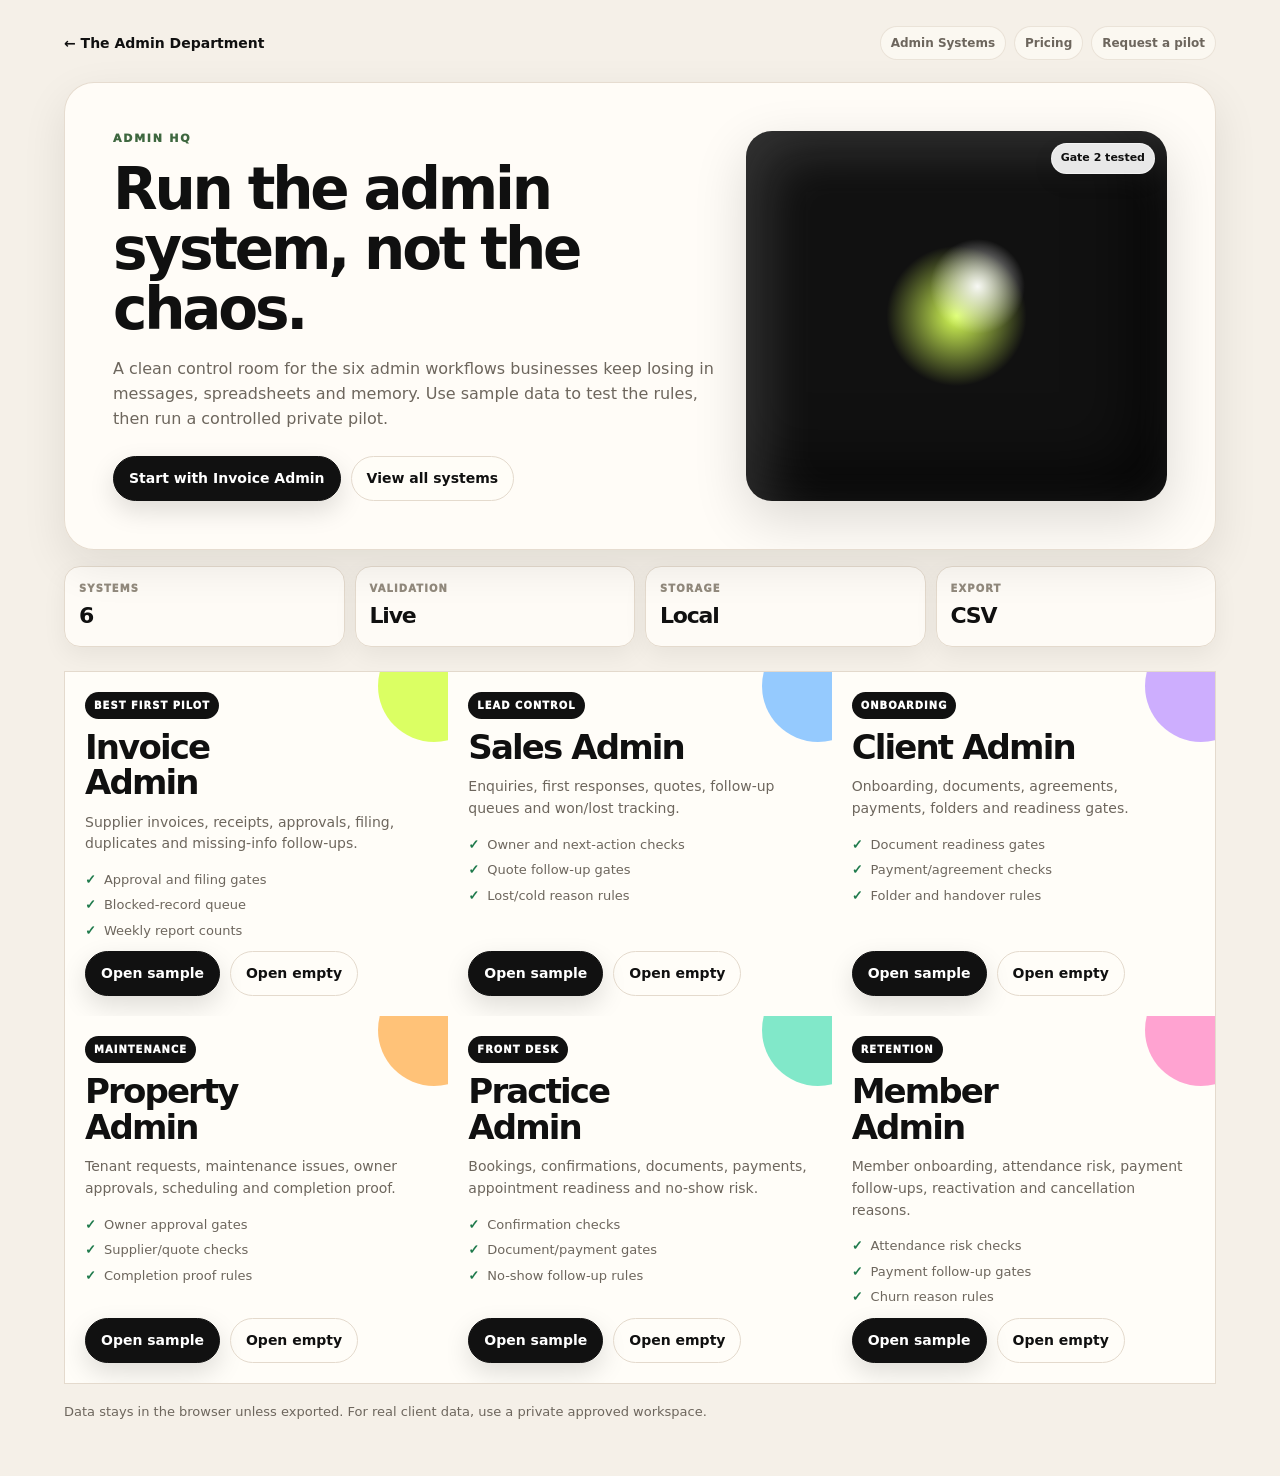
<file: app/index.html>
<!doctype html>
<html lang="en">
<head>
  <meta charset="utf-8" />
  <meta name="viewport" content="width=device-width, initial-scale=1, viewport-fit=cover" />
  <title>Admin HQ — The Admin Department</title>
  <meta name="description" content="Launch the Invoice, Sales, Client, Property, Practice, and Member Admin working systems." />
  <link rel="stylesheet" href="assets/app.css" />
  <style>
    .launch-grid{display:grid;grid-template-columns:repeat(3,minmax(0,1fr));gap:0;margin-top:24px;border:1px solid var(--border);background:var(--border)}.launch-card{position:relative;overflow:hidden;background:var(--card);padding:20px;display:flex;flex-direction:column;gap:11px;min-height:255px;transition:.18s ease}.launch-card:hover{transform:translateY(-1px);box-shadow:var(--shadow-sm);z-index:1}.launch-card:before{content:"";position:absolute;right:-42px;top:-42px;width:112px;height:112px;border-radius:50%;background:var(--accent);opacity:.92}.launch-card.sales:before{background:var(--blue)}.launch-card.client:before{background:var(--purple)}.launch-card.property:before{background:#ffbd6e}.launch-card.practice:before{background:#77e6c6}.launch-card.member:before{background:#ff9ccf}.launch-card h2{font-size:clamp(24px,3vw,34px);max-width:230px}.launch-card p{margin:0;color:var(--muted);line-height:1.55;font-size:14px}.launch-card .tag{align-self:flex-start;background:#111;color:#fff;border-radius:999px;padding:6px 9px;font-size:10px;text-transform:uppercase;letter-spacing:.1em;font-weight:950;position:relative;z-index:1}.launch-card .checks{display:grid;gap:6px;margin:4px 0 0;padding:0;list-style:none;color:var(--muted);font-size:13px}.launch-card .checks li{display:flex;gap:8px;align-items:flex-start}.launch-card .checks li:before{content:"✓";font-weight:950;color:var(--ok)}.launch-card .actions{margin-top:auto;position:relative;z-index:1}.mini-proof{display:grid;grid-template-columns:repeat(4,1fr);gap:10px;margin:16px 0}.proof-card{background:rgba(255,253,248,.9);border:1px solid var(--border);border-radius:16px;padding:14px;box-shadow:var(--shadow-sm)}.proof-card span{display:block;color:var(--subtle);font-size:10px;text-transform:uppercase;letter-spacing:.11em;font-weight:950}.proof-card strong{display:block;font-size:22px;letter-spacing:-.055em;margin-top:3px}.app-head .actions{position:relative;z-index:2}@media(max-width:980px){.launch-grid{grid-template-columns:1fr 1fr}.launch-card{min-height:auto}.mini-proof{grid-template-columns:1fr 1fr}}@media(max-width:720px){.launch-grid,.mini-proof{grid-template-columns:1fr}.launch-card{padding:18px}.launch-card .actions{position:static;margin:14px 0 0;padding:0;background:transparent;border:0}.launch-card .actions .btn{display:inline-flex}}
  </style>
</head>
<body>
  <main class="shell">
    <nav class="topbar"><a class="back" href="../index.html">← The Admin Department</a><div class="topbar-links"><a href="../admin-systems.html">Admin Systems</a><a href="../admin-systems.html#pricing">Pricing</a><a href="../admin-systems.html#pilot">Request a pilot</a></div></nav>
    <header class="app-head"><div><p class="eyebrow">Admin HQ</p><h1>Run the admin system, not the chaos.</h1><p class="sub">A clean control room for the six admin workflows businesses keep losing in messages, spreadsheets and memory. Use sample data to test the rules, then run a controlled private pilot.</p><div class="actions"><a class="btn primary" href="invoice-admin/?demo=1">Start with Invoice Admin</a><a class="btn" href="#systems">View all systems</a></div></div><div class="orb"></div></header>
    <section class="mini-proof" aria-label="System proof points"><div class="proof-card"><span>Systems</span><strong>6</strong></div><div class="proof-card"><span>Validation</span><strong>Live</strong></div><div class="proof-card"><span>Storage</span><strong>Local</strong></div><div class="proof-card"><span>Export</span><strong>CSV</strong></div></section>
    <section id="systems" class="launch-grid">
      <article class="launch-card"><span class="tag">Best first pilot</span><h2>Invoice Admin</h2><p>Supplier invoices, receipts, approvals, filing, duplicates and missing-info follow-ups.</p><ul class="checks"><li>Approval and filing gates</li><li>Blocked-record queue</li><li>Weekly report counts</li></ul><div class="actions"><a class="btn primary" href="invoice-admin/?demo=1">Open sample</a><a class="btn ghost" href="invoice-admin/">Open empty</a></div></article>
      <article class="launch-card sales"><span class="tag">Lead control</span><h2>Sales Admin</h2><p>Enquiries, first responses, quotes, follow-up queues and won/lost tracking.</p><ul class="checks"><li>Owner and next-action checks</li><li>Quote follow-up gates</li><li>Lost/cold reason rules</li></ul><div class="actions"><a class="btn primary" href="sales-admin/?demo=1">Open sample</a><a class="btn ghost" href="sales-admin/">Open empty</a></div></article>
      <article class="launch-card client"><span class="tag">Onboarding</span><h2>Client Admin</h2><p>Onboarding, documents, agreements, payments, folders and readiness gates.</p><ul class="checks"><li>Document readiness gates</li><li>Payment/agreement checks</li><li>Folder and handover rules</li></ul><div class="actions"><a class="btn primary" href="client-admin/?demo=1">Open sample</a><a class="btn ghost" href="client-admin/">Open empty</a></div></article>
      <article class="launch-card property"><span class="tag">Maintenance</span><h2>Property Admin</h2><p>Tenant requests, maintenance issues, owner approvals, scheduling and completion proof.</p><ul class="checks"><li>Owner approval gates</li><li>Supplier/quote checks</li><li>Completion proof rules</li></ul><div class="actions"><a class="btn primary" href="property-admin/?demo=1">Open sample</a><a class="btn ghost" href="property-admin/">Open empty</a></div></article>
      <article class="launch-card practice"><span class="tag">Front desk</span><h2>Practice Admin</h2><p>Bookings, confirmations, documents, payments, appointment readiness and no-show risk.</p><ul class="checks"><li>Confirmation checks</li><li>Document/payment gates</li><li>No-show follow-up rules</li></ul><div class="actions"><a class="btn primary" href="practice-admin/?demo=1">Open sample</a><a class="btn ghost" href="practice-admin/">Open empty</a></div></article>
      <article class="launch-card member"><span class="tag">Retention</span><h2>Member Admin</h2><p>Member onboarding, attendance risk, payment follow-ups, reactivation and cancellation reasons.</p><ul class="checks"><li>Attendance risk checks</li><li>Payment follow-up gates</li><li>Churn reason rules</li></ul><div class="actions"><a class="btn primary" href="member-admin/?demo=1">Open sample</a><a class="btn ghost" href="member-admin/">Open empty</a></div></article>
    </section>
    <p class="foot-note">Data stays in the browser unless exported. For real client data, use a private approved workspace.</p>
  </main>
</body>
</html>
</file>
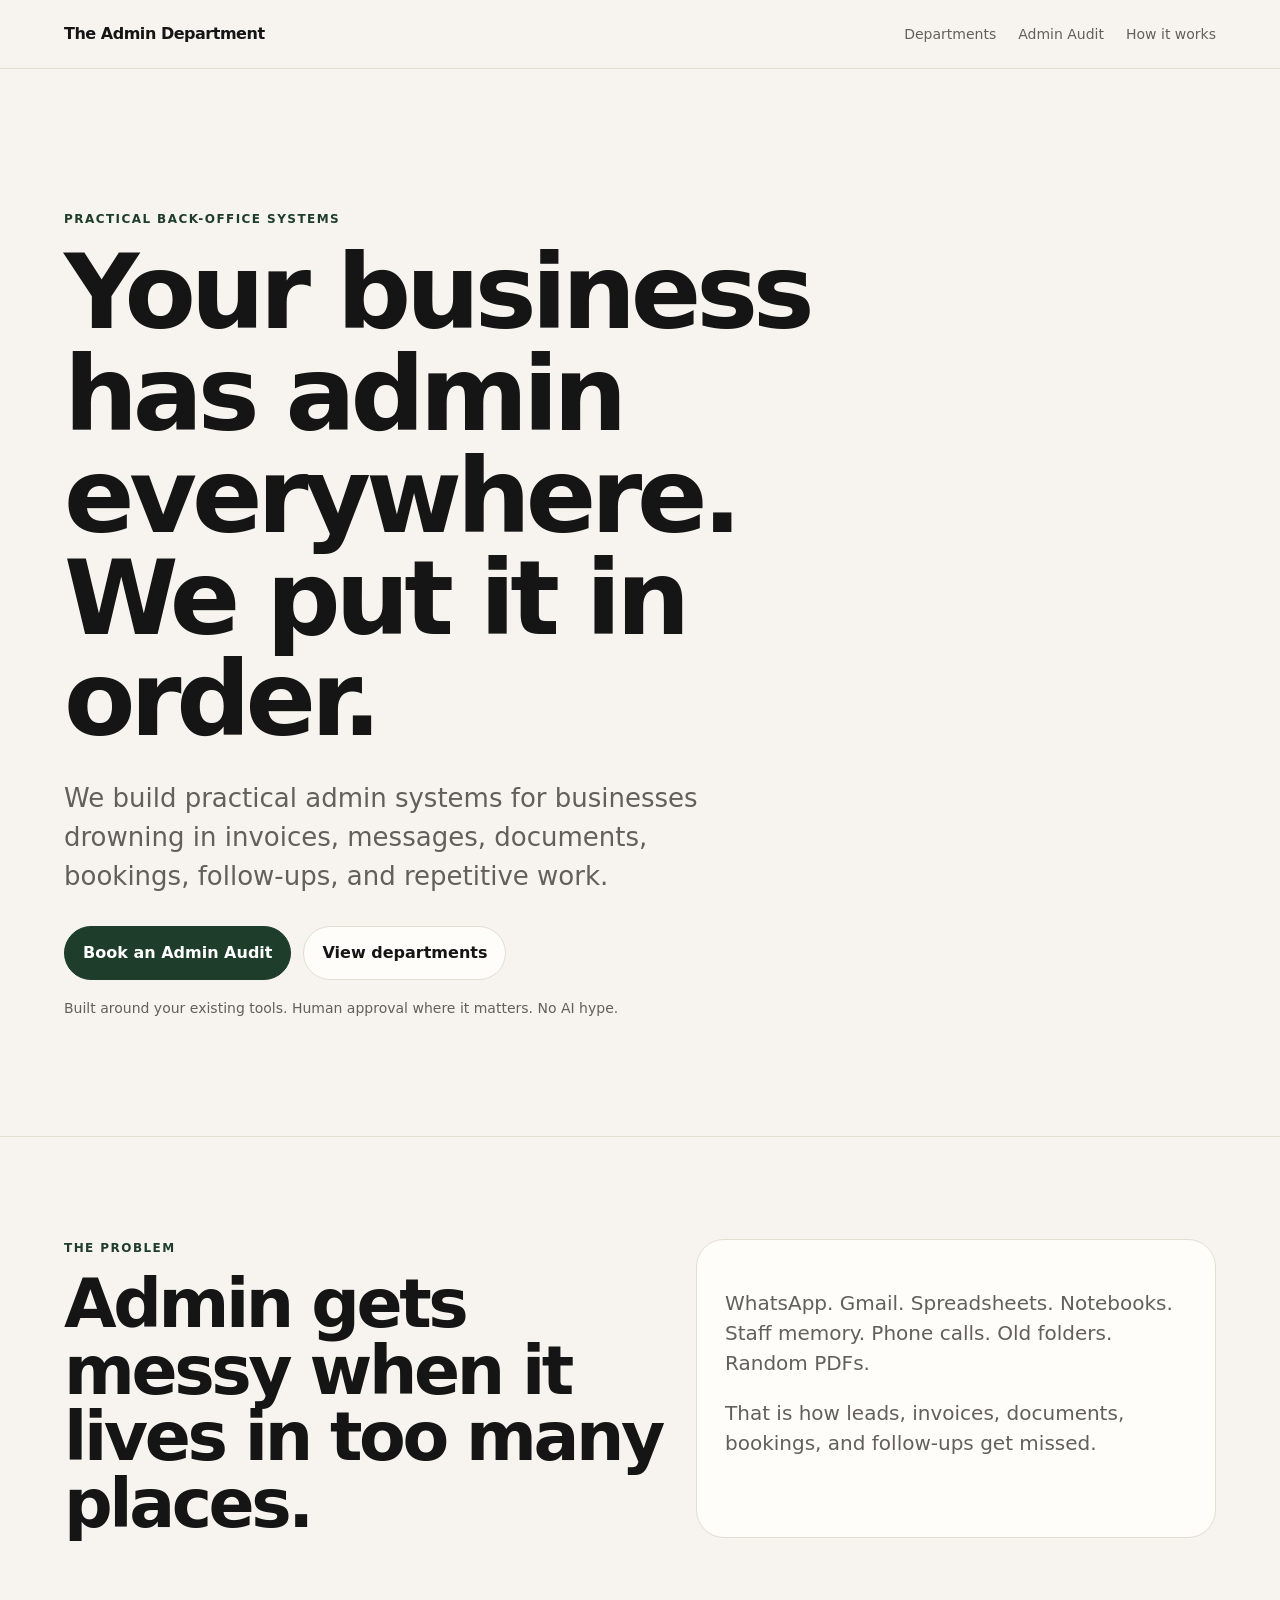
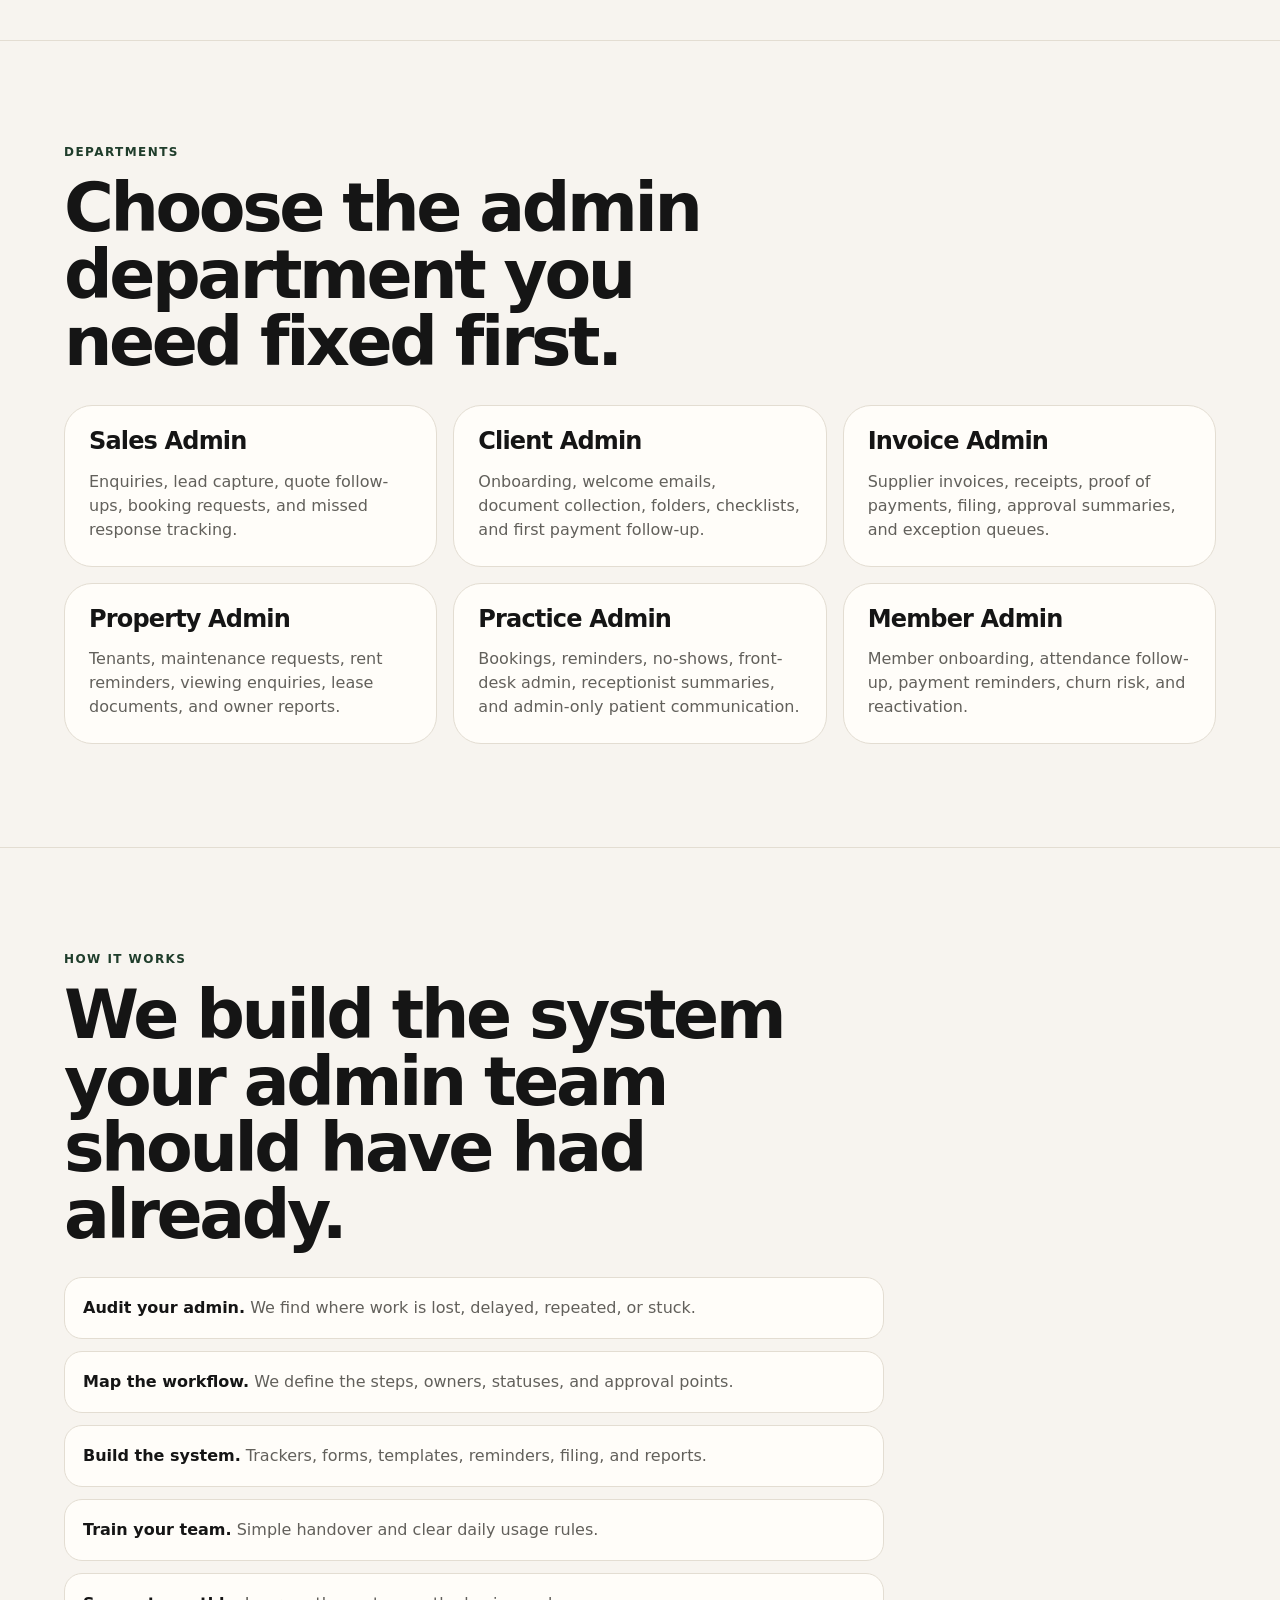
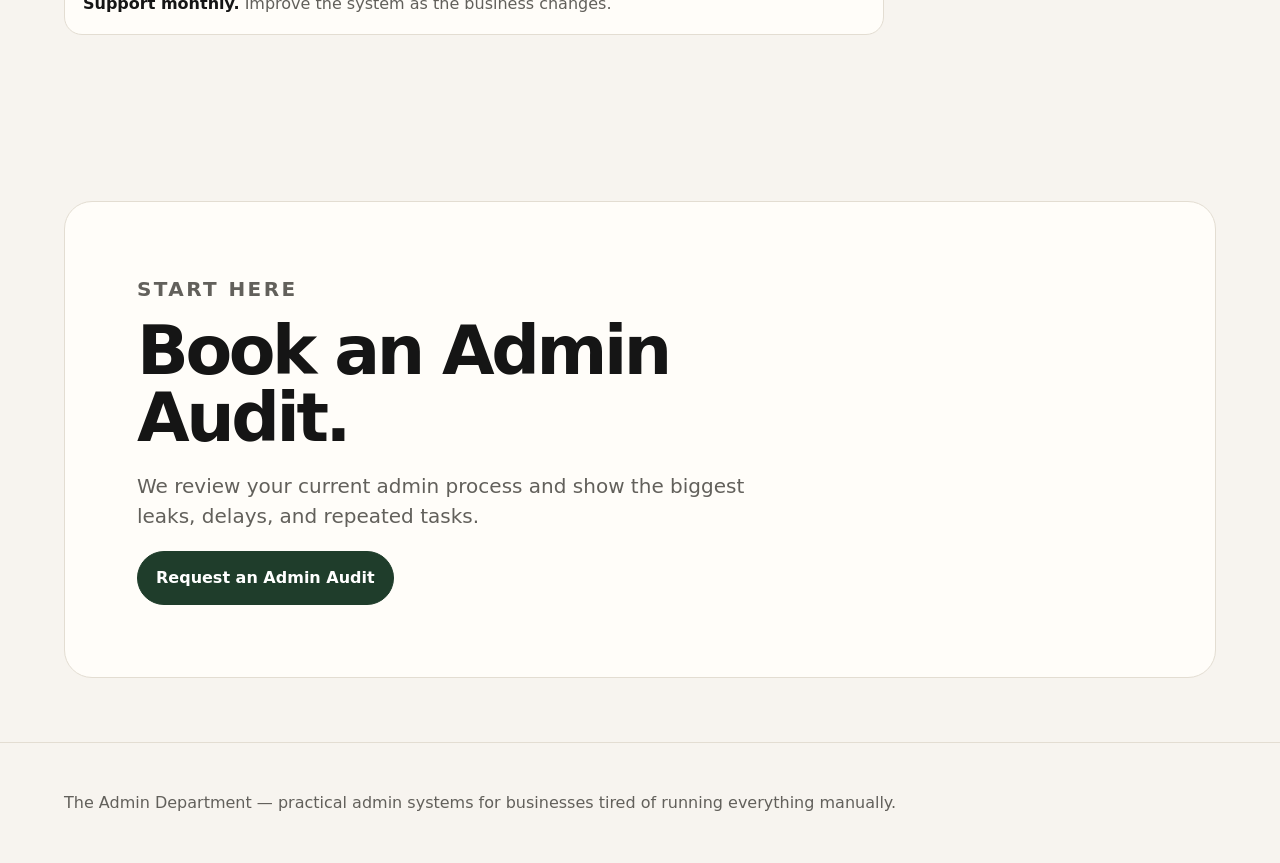
<file: 02-website/static-site/index.html>
<!doctype html>
<html lang="en">
<head>
  <meta charset="utf-8" />
  <meta name="viewport" content="width=device-width, initial-scale=1, viewport-fit=cover" />
  <title>The Admin Department</title>
  <meta name="description" content="Practical admin systems for businesses drowning in invoices, messages, documents, bookings, follow-ups, and repetitive admin." />
  <link rel="stylesheet" href="styles.css" />
</head>
<body>
  <header class="site-header">
    <a class="logo" href="#">The Admin Department</a>
    <nav>
      <a href="#departments">Departments</a>
      <a href="#audit">Admin Audit</a>
      <a href="#how">How it works</a>
    </nav>
  </header>

  <main>
    <section class="hero">
      <p class="eyebrow">Practical back-office systems</p>
      <h1>Your business has admin everywhere. We put it in order.</h1>
      <p class="hero-copy">We build practical admin systems for businesses drowning in invoices, messages, documents, bookings, follow-ups, and repetitive work.</p>
      <div class="hero-actions">
        <a class="button primary" href="#audit">Book an Admin Audit</a>
        <a class="button secondary" href="#departments">View departments</a>
      </div>
      <p class="trust">Built around your existing tools. Human approval where it matters. No AI hype.</p>
    </section>

    <section class="problem">
      <div>
        <p class="eyebrow">The problem</p>
        <h2>Admin gets messy when it lives in too many places.</h2>
      </div>
      <div class="problem-card">
        <p>WhatsApp. Gmail. Spreadsheets. Notebooks. Staff memory. Phone calls. Old folders. Random PDFs.</p>
        <p>That is how leads, invoices, documents, bookings, and follow-ups get missed.</p>
      </div>
    </section>

    <section id="departments" class="departments">
      <p class="eyebrow">Departments</p>
      <h2>Choose the admin department you need fixed first.</h2>
      <div class="grid">
        <article>
          <h3>Sales Admin</h3>
          <p>Enquiries, lead capture, quote follow-ups, booking requests, and missed response tracking.</p>
        </article>
        <article>
          <h3>Client Admin</h3>
          <p>Onboarding, welcome emails, document collection, folders, checklists, and first payment follow-up.</p>
        </article>
        <article>
          <h3>Invoice Admin</h3>
          <p>Supplier invoices, receipts, proof of payments, filing, approval summaries, and exception queues.</p>
        </article>
        <article>
          <h3>Property Admin</h3>
          <p>Tenants, maintenance requests, rent reminders, viewing enquiries, lease documents, and owner reports.</p>
        </article>
        <article>
          <h3>Practice Admin</h3>
          <p>Bookings, reminders, no-shows, front-desk admin, receptionist summaries, and admin-only patient communication.</p>
        </article>
        <article>
          <h3>Member Admin</h3>
          <p>Member onboarding, attendance follow-up, payment reminders, churn risk, and reactivation.</p>
        </article>
      </div>
    </section>

    <section id="how" class="how">
      <p class="eyebrow">How it works</p>
      <h2>We build the system your admin team should have had already.</h2>
      <ol>
        <li><strong>Audit your admin.</strong> We find where work is lost, delayed, repeated, or stuck.</li>
        <li><strong>Map the workflow.</strong> We define the steps, owners, statuses, and approval points.</li>
        <li><strong>Build the system.</strong> Trackers, forms, templates, reminders, filing, and reports.</li>
        <li><strong>Train your team.</strong> Simple handover and clear daily usage rules.</li>
        <li><strong>Support monthly.</strong> Improve the system as the business changes.</li>
      </ol>
    </section>

    <section id="audit" class="cta">
      <p class="eyebrow">Start here</p>
      <h2>Book an Admin Audit.</h2>
      <p>We review your current admin process and show the biggest leaks, delays, and repeated tasks.</p>
      <a class="button primary" href="mailto:hello@example.com?subject=Admin%20Audit%20Request">Request an Admin Audit</a>
    </section>
  </main>

  <footer>
    <p>The Admin Department — practical admin systems for businesses tired of running everything manually.</p>
  </footer>
</body>
</html>
</file>
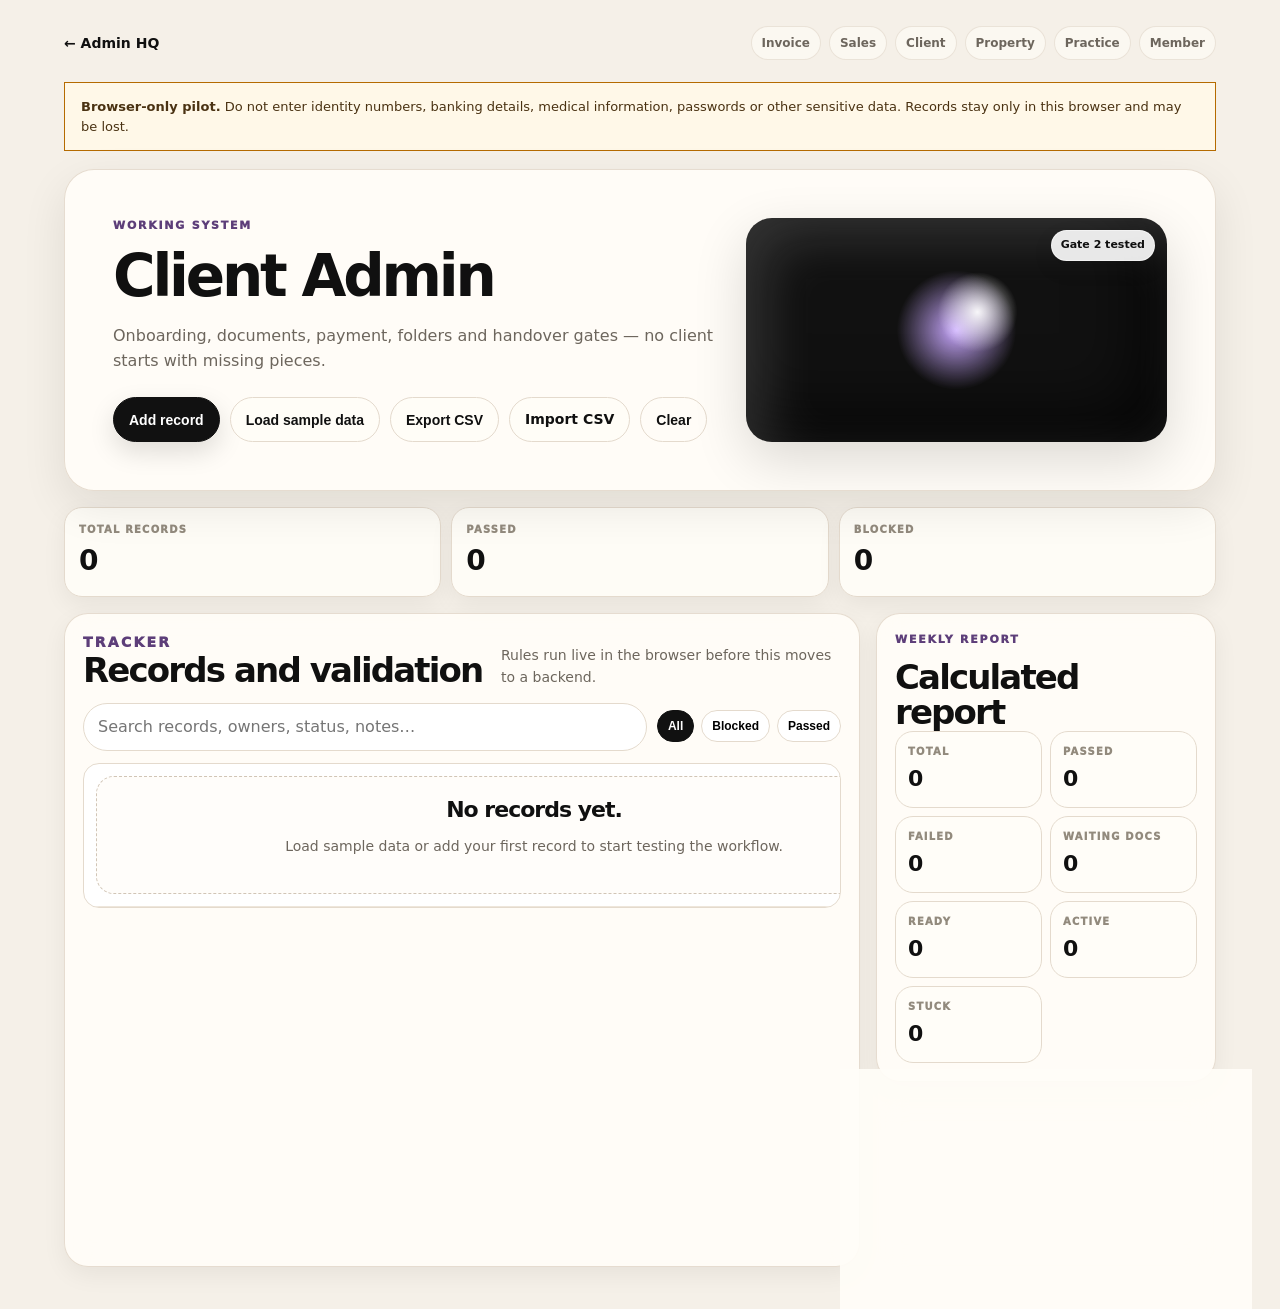
<file: app/client-admin/index.html>
<!doctype html>
<html lang="en">
<head>
  <meta charset="utf-8" />
  <meta name="viewport" content="width=device-width, initial-scale=1, viewport-fit=cover" />
  <title>Client Admin — Admin HQ</title>
  <link rel="stylesheet" href="../assets/app.css" />
</head>
<body class="client" data-system="client">
  <main class="shell">
    <nav class="topbar"><a class="back" href="../">← Admin HQ</a><div class="topbar-links"><a href="../invoice-admin/">Invoice</a><a href="../sales-admin/">Sales</a><a href="../client-admin/">Client</a><a href="../property-admin/">Property</a><a href="../practice-admin/">Practice</a><a href="../member-admin/">Member</a></div></nav>
    <header class="app-head"><div><p class="eyebrow">Working system</p><h1 id="system-title">Client Admin</h1><p id="system-subtitle" class="sub"></p><div class="actions"><button id="add-record" class="btn primary">Add record</button><button id="load-demo" class="btn">Load sample data</button><button id="export-csv" class="btn">Export CSV</button><label class="btn">Import CSV<input id="import-csv" type="file" accept=".csv,text/csv"></label><button id="empty-data" class="btn ghost">Clear</button></div></div><div class="orb"></div></header>
    <section class="metrics"><div class="metric"><span>Total records</span><strong id="record-count">0</strong></div><div class="metric"><span>Passed</span><strong id="pass-count">0</strong></div><div class="metric"><span>Blocked</span><strong id="fail-count">0</strong></div></section>
    <section class="layout"><article class="panel"><div class="panel-head"><div><p class="eyebrow">Tracker</p><h2>Records and validation</h2></div><p class="muted">Rules run live in the browser before this moves to a backend.</p></div><div class="tablewrap"><table id="records-table"></table></div></article><aside class="side"><article class="panel"><p class="eyebrow">Weekly report</p><h2>Calculated report</h2><div id="report-grid" class="report-grid"></div></article><article class="panel"><p class="eyebrow">Stop/go queue</p><h2>Blocked records</h2><ul id="blocked-list" class="blocked"></ul></article></aside></section>
  </main>
  <dialog id="record-modal"><form id="record-form"></form><div class="modal-actions"><button type="button" id="close-modal" class="btn">Cancel</button><button form="record-form" class="btn primary">Save record</button></div></dialog>
  <script src="../assets/engine.js"></script>
  <script src="../assets/app.js"></script>
</body>
</html>
</file>
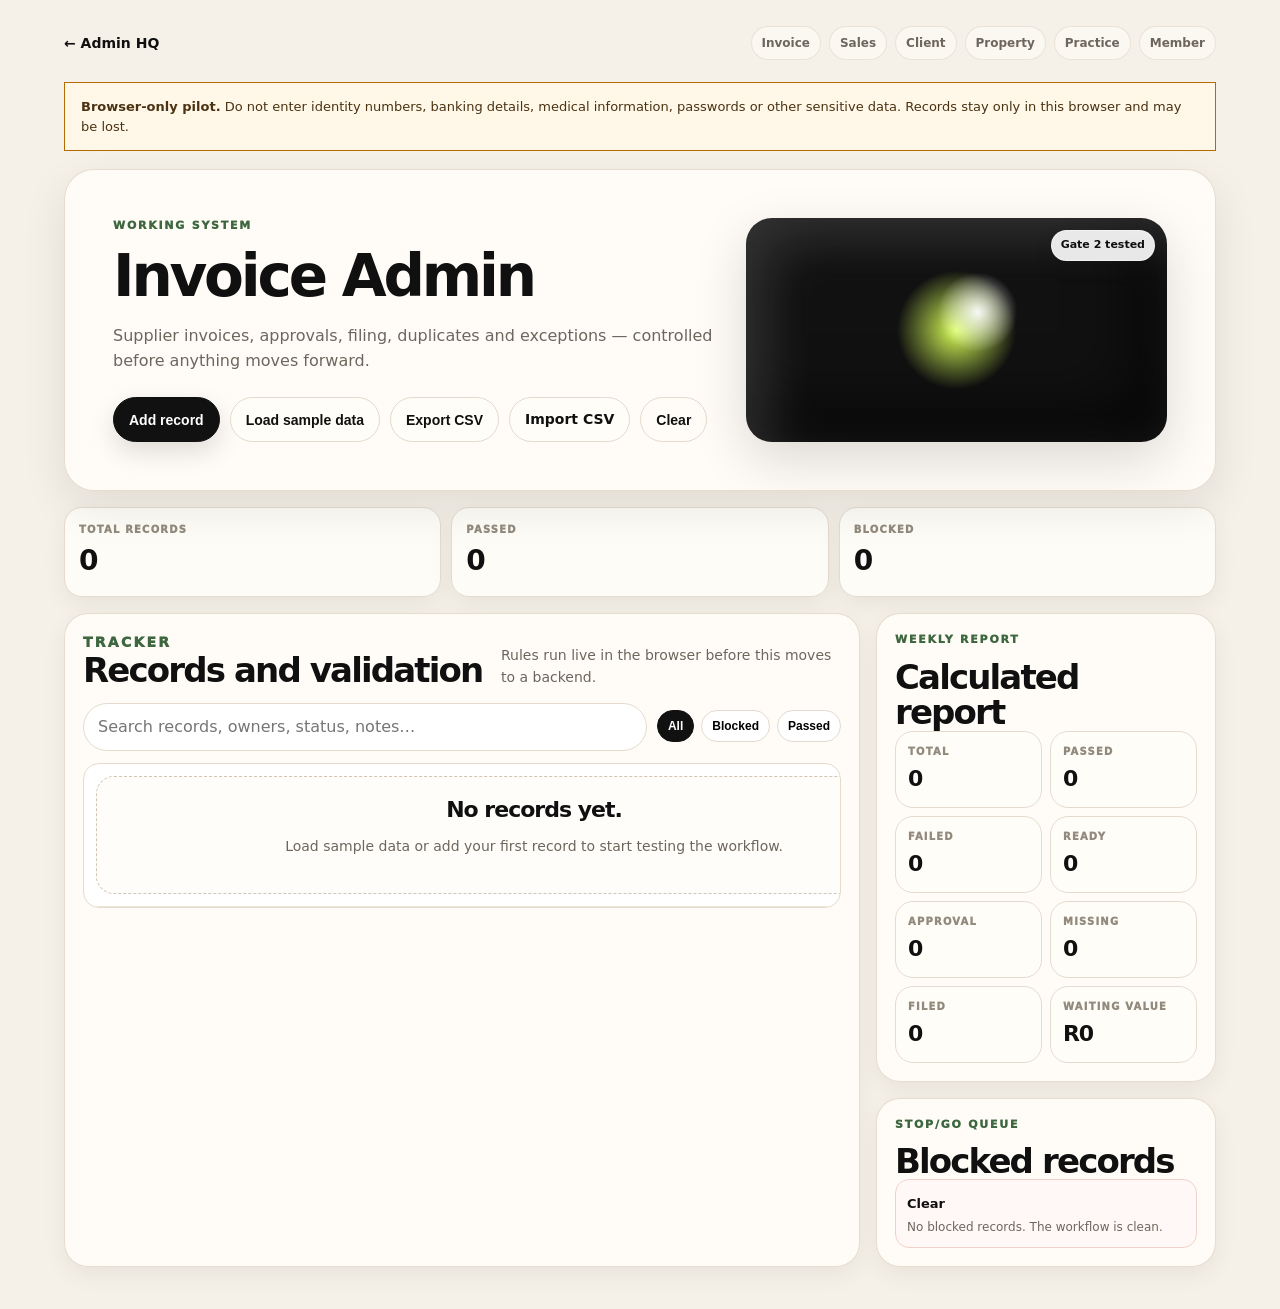
<file: app/invoice-admin/index.html>
<!doctype html>
<html lang="en">
<head>
  <meta charset="utf-8" />
  <meta name="viewport" content="width=device-width, initial-scale=1, viewport-fit=cover" />
  <title>Invoice Admin — Admin HQ</title>
  <link rel="stylesheet" href="../assets/app.css" />
</head>
<body class="invoice" data-system="invoice">
  <main class="shell">
    <nav class="topbar"><a class="back" href="../">← Admin HQ</a><div class="topbar-links"><a href="../invoice-admin/">Invoice</a><a href="../sales-admin/">Sales</a><a href="../client-admin/">Client</a><a href="../property-admin/">Property</a><a href="../practice-admin/">Practice</a><a href="../member-admin/">Member</a></div></nav>
    <header class="app-head"><div><p class="eyebrow">Working system</p><h1 id="system-title">Invoice Admin</h1><p id="system-subtitle" class="sub"></p><div class="actions"><button id="add-record" class="btn primary">Add record</button><button id="load-demo" class="btn">Load sample data</button><button id="export-csv" class="btn">Export CSV</button><label class="btn">Import CSV<input id="import-csv" type="file" accept=".csv,text/csv"></label><button id="empty-data" class="btn ghost">Clear</button></div></div><div class="orb"></div></header>
    <section class="metrics"><div class="metric"><span>Total records</span><strong id="record-count">0</strong></div><div class="metric"><span>Passed</span><strong id="pass-count">0</strong></div><div class="metric"><span>Blocked</span><strong id="fail-count">0</strong></div></section>
    <section class="layout"><article class="panel"><div class="panel-head"><div><p class="eyebrow">Tracker</p><h2>Records and validation</h2></div><p class="muted">Rules run live in the browser before this moves to a backend.</p></div><div class="tablewrap"><table id="records-table"></table></div></article><aside class="side"><article class="panel"><p class="eyebrow">Weekly report</p><h2>Calculated report</h2><div id="report-grid" class="report-grid"></div></article><article class="panel"><p class="eyebrow">Stop/go queue</p><h2>Blocked records</h2><ul id="blocked-list" class="blocked"></ul></article></aside></section>
  </main>
  <dialog id="record-modal"><form id="record-form"></form><div class="modal-actions"><button type="button" id="close-modal" class="btn">Cancel</button><button form="record-form" class="btn primary">Save record</button></div></dialog>
  <script src="../assets/engine.js"></script>
  <script src="../assets/app.js"></script>
</body>
</html>
</file>
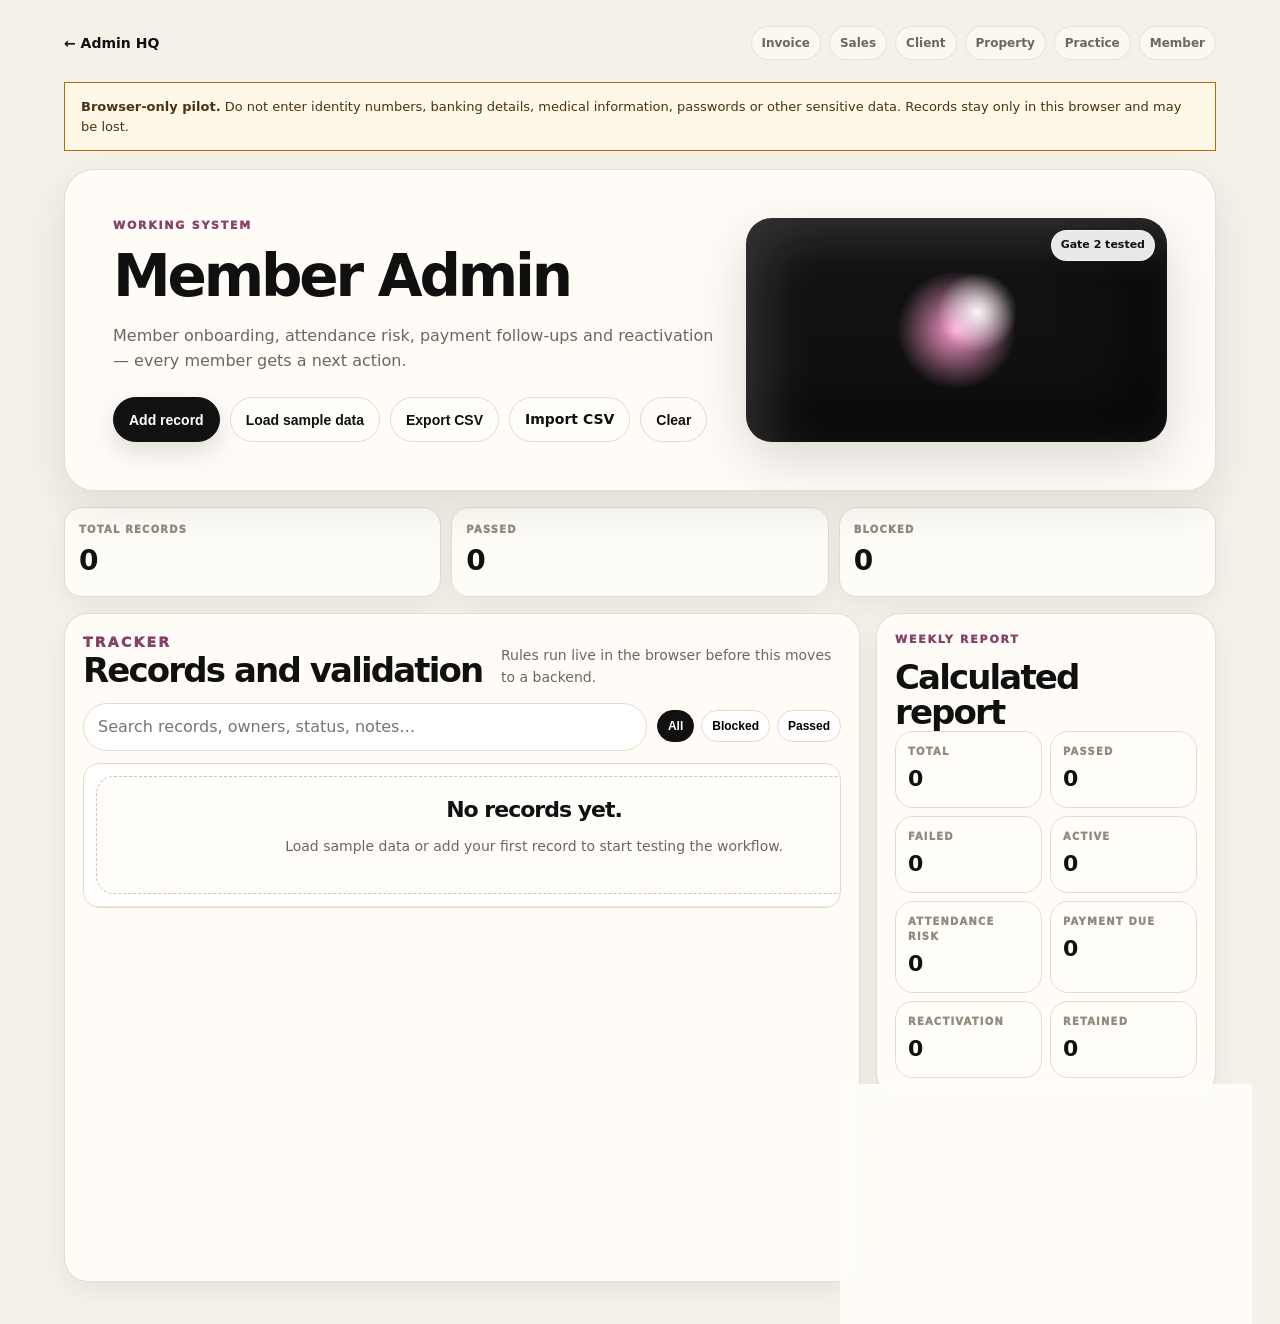
<file: app/member-admin/index.html>
<!doctype html>
<html lang="en">
<head>
  <meta charset="utf-8" />
  <meta name="viewport" content="width=device-width, initial-scale=1, viewport-fit=cover" />
  <title>Member Admin — Admin HQ</title>
  <link rel="stylesheet" href="../assets/app.css" />
</head>
<body class="member" data-system="member">
  <main class="shell">
    <nav class="topbar"><a class="back" href="../">← Admin HQ</a><div class="topbar-links"><a href="../invoice-admin/">Invoice</a><a href="../sales-admin/">Sales</a><a href="../client-admin/">Client</a><a href="../property-admin/">Property</a><a href="../practice-admin/">Practice</a><a href="../member-admin/">Member</a></div></nav>
    <header class="app-head"><div><p class="eyebrow">Working system</p><h1 id="system-title">Member Admin</h1><p id="system-subtitle" class="sub"></p><div class="actions"><button id="add-record" class="btn primary">Add record</button><button id="load-demo" class="btn">Load sample data</button><button id="export-csv" class="btn">Export CSV</button><label class="btn">Import CSV<input id="import-csv" type="file" accept=".csv,text/csv"></label><button id="empty-data" class="btn ghost">Clear</button></div></div><div class="orb"></div></header>
    <section class="metrics"><div class="metric"><span>Total records</span><strong id="record-count">0</strong></div><div class="metric"><span>Passed</span><strong id="pass-count">0</strong></div><div class="metric"><span>Blocked</span><strong id="fail-count">0</strong></div></section>
    <section class="layout"><article class="panel"><div class="panel-head"><div><p class="eyebrow">Tracker</p><h2>Records and validation</h2></div><p class="muted">Rules run live in the browser before this moves to a backend.</p></div><div class="tablewrap"><table id="records-table"></table></div></article><aside class="side"><article class="panel"><p class="eyebrow">Weekly report</p><h2>Calculated report</h2><div id="report-grid" class="report-grid"></div></article><article class="panel"><p class="eyebrow">Stop/go queue</p><h2>Blocked records</h2><ul id="blocked-list" class="blocked"></ul></article></aside></section>
  </main>
  <dialog id="record-modal"><form id="record-form"></form><div class="modal-actions"><button type="button" id="close-modal" class="btn">Cancel</button><button form="record-form" class="btn primary">Save record</button></div></dialog>
  <script src="../assets/engine.js"></script>
  <script src="../assets/app.js"></script>
</body>
</html>
</file>
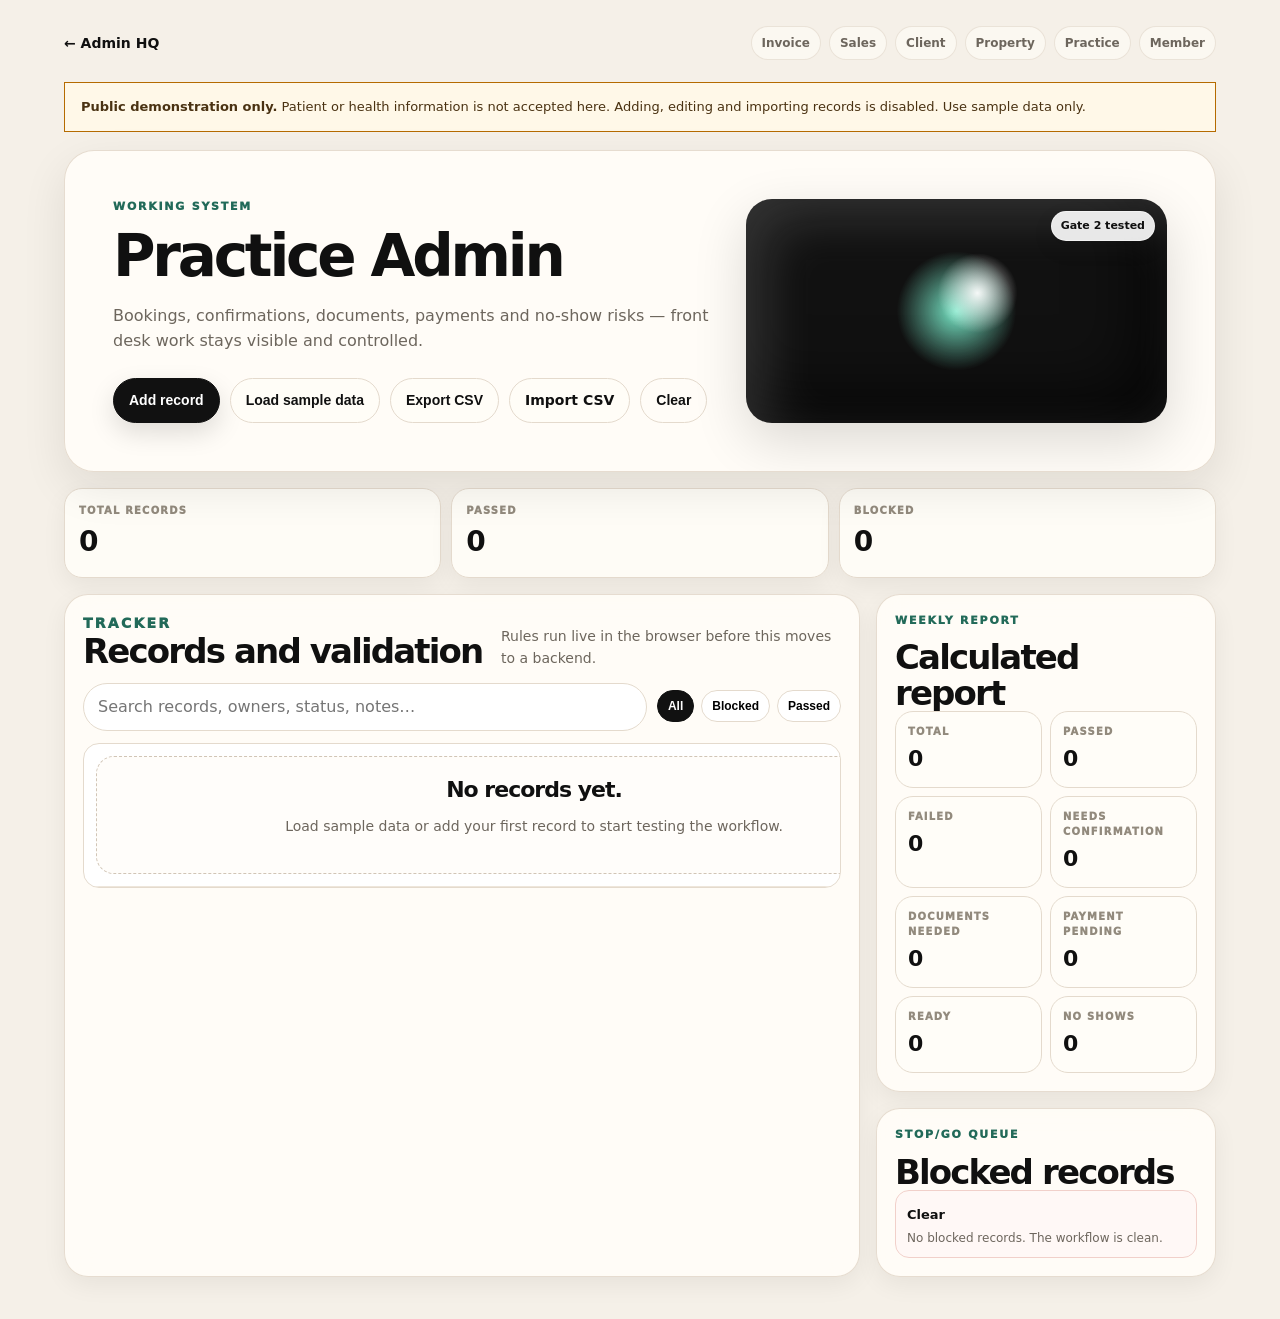
<file: app/practice-admin/index.html>
<!doctype html>
<html lang="en">
<head>
  <meta charset="utf-8" />
  <meta name="viewport" content="width=device-width, initial-scale=1, viewport-fit=cover" />
  <title>Practice Admin — Admin HQ</title>
  <link rel="stylesheet" href="../assets/app.css" />
</head>
<body class="practice" data-system="practice">
  <main class="shell">
    <nav class="topbar"><a class="back" href="../">← Admin HQ</a><div class="topbar-links"><a href="../invoice-admin/">Invoice</a><a href="../sales-admin/">Sales</a><a href="../client-admin/">Client</a><a href="../property-admin/">Property</a><a href="../practice-admin/">Practice</a><a href="../member-admin/">Member</a></div></nav>
    <header class="app-head"><div><p class="eyebrow">Working system</p><h1 id="system-title">Practice Admin</h1><p id="system-subtitle" class="sub"></p><div class="actions"><button id="add-record" class="btn primary">Add record</button><button id="load-demo" class="btn">Load sample data</button><button id="export-csv" class="btn">Export CSV</button><label class="btn">Import CSV<input id="import-csv" type="file" accept=".csv,text/csv"></label><button id="empty-data" class="btn ghost">Clear</button></div></div><div class="orb"></div></header>
    <section class="metrics"><div class="metric"><span>Total records</span><strong id="record-count">0</strong></div><div class="metric"><span>Passed</span><strong id="pass-count">0</strong></div><div class="metric"><span>Blocked</span><strong id="fail-count">0</strong></div></section>
    <section class="layout"><article class="panel"><div class="panel-head"><div><p class="eyebrow">Tracker</p><h2>Records and validation</h2></div><p class="muted">Rules run live in the browser before this moves to a backend.</p></div><div class="tablewrap"><table id="records-table"></table></div></article><aside class="side"><article class="panel"><p class="eyebrow">Weekly report</p><h2>Calculated report</h2><div id="report-grid" class="report-grid"></div></article><article class="panel"><p class="eyebrow">Stop/go queue</p><h2>Blocked records</h2><ul id="blocked-list" class="blocked"></ul></article></aside></section>
  </main>
  <dialog id="record-modal"><form id="record-form"></form><div class="modal-actions"><button type="button" id="close-modal" class="btn">Cancel</button><button form="record-form" class="btn primary">Save record</button></div></dialog>
  <script src="../assets/engine.js"></script>
  <script src="../assets/app.js"></script>
</body>
</html>
</file>
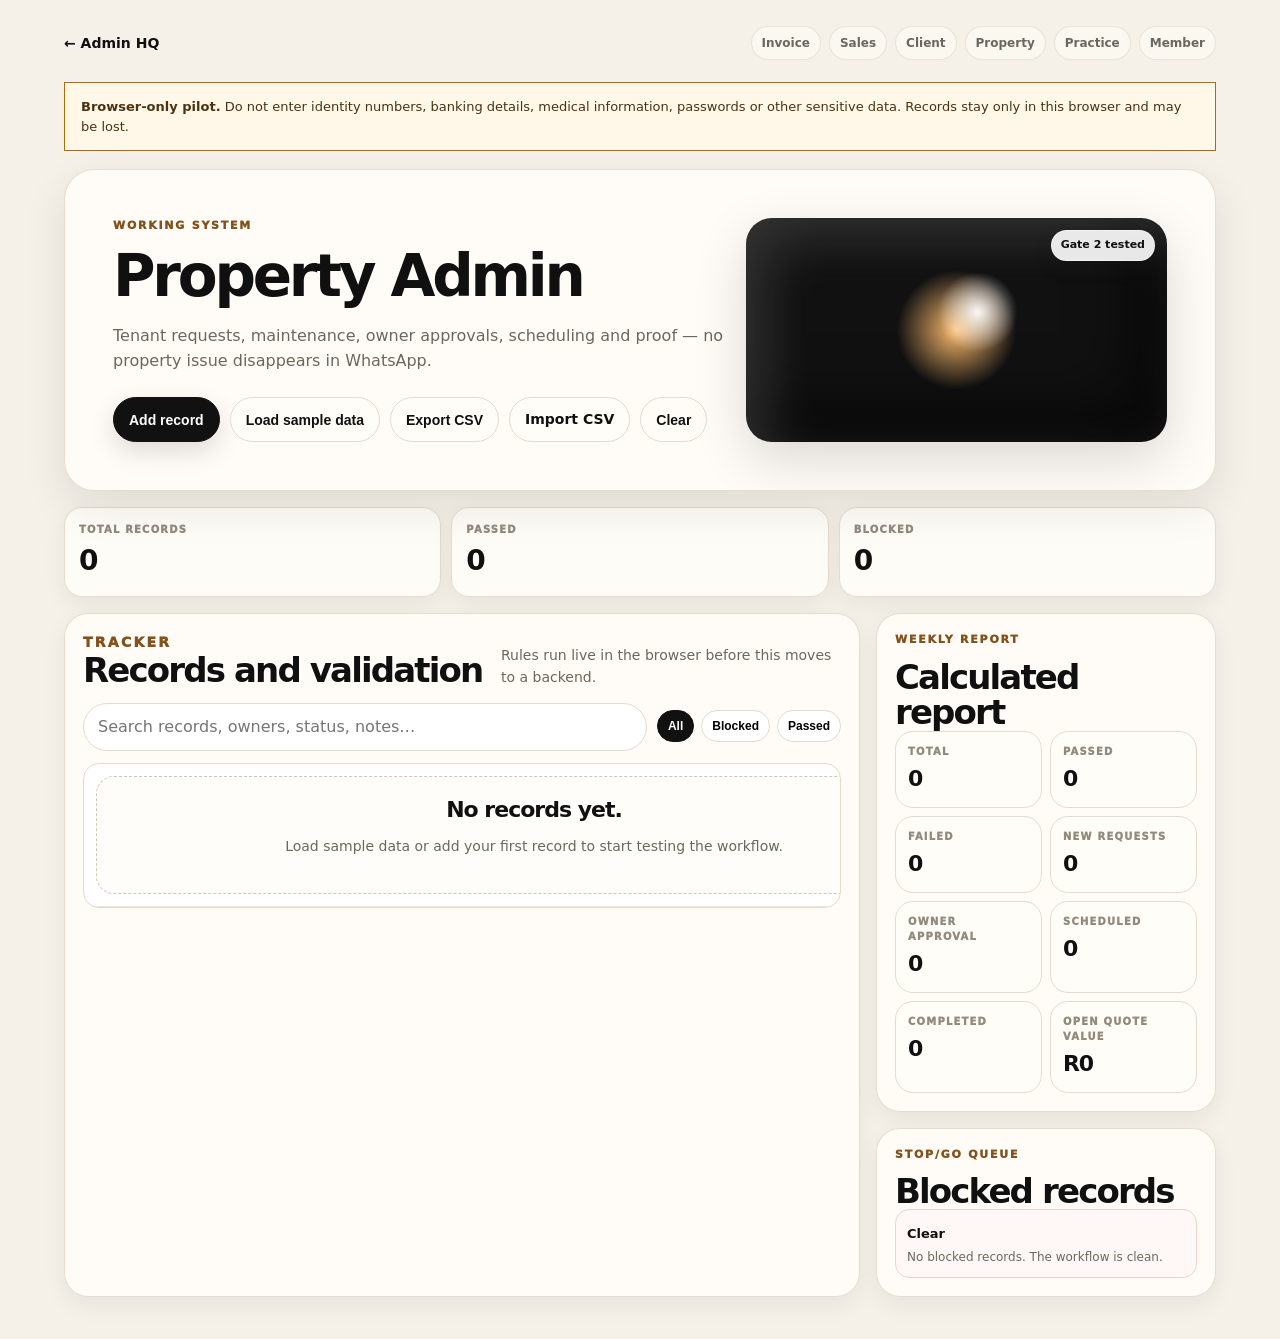
<file: app/property-admin/index.html>
<!doctype html>
<html lang="en">
<head>
  <meta charset="utf-8" />
  <meta name="viewport" content="width=device-width, initial-scale=1, viewport-fit=cover" />
  <title>Property Admin — Admin HQ</title>
  <link rel="stylesheet" href="../assets/app.css" />
</head>
<body class="property" data-system="property">
  <main class="shell">
    <nav class="topbar"><a class="back" href="../">← Admin HQ</a><div class="topbar-links"><a href="../invoice-admin/">Invoice</a><a href="../sales-admin/">Sales</a><a href="../client-admin/">Client</a><a href="../property-admin/">Property</a><a href="../practice-admin/">Practice</a><a href="../member-admin/">Member</a></div></nav>
    <header class="app-head"><div><p class="eyebrow">Working system</p><h1 id="system-title">Property Admin</h1><p id="system-subtitle" class="sub"></p><div class="actions"><button id="add-record" class="btn primary">Add record</button><button id="load-demo" class="btn">Load sample data</button><button id="export-csv" class="btn">Export CSV</button><label class="btn">Import CSV<input id="import-csv" type="file" accept=".csv,text/csv"></label><button id="empty-data" class="btn ghost">Clear</button></div></div><div class="orb"></div></header>
    <section class="metrics"><div class="metric"><span>Total records</span><strong id="record-count">0</strong></div><div class="metric"><span>Passed</span><strong id="pass-count">0</strong></div><div class="metric"><span>Blocked</span><strong id="fail-count">0</strong></div></section>
    <section class="layout"><article class="panel"><div class="panel-head"><div><p class="eyebrow">Tracker</p><h2>Records and validation</h2></div><p class="muted">Rules run live in the browser before this moves to a backend.</p></div><div class="tablewrap"><table id="records-table"></table></div></article><aside class="side"><article class="panel"><p class="eyebrow">Weekly report</p><h2>Calculated report</h2><div id="report-grid" class="report-grid"></div></article><article class="panel"><p class="eyebrow">Stop/go queue</p><h2>Blocked records</h2><ul id="blocked-list" class="blocked"></ul></article></aside></section>
  </main>
  <dialog id="record-modal"><form id="record-form"></form><div class="modal-actions"><button type="button" id="close-modal" class="btn">Cancel</button><button form="record-form" class="btn primary">Save record</button></div></dialog>
  <script src="../assets/engine.js"></script>
  <script src="../assets/app.js"></script>
</body>
</html>
</file>
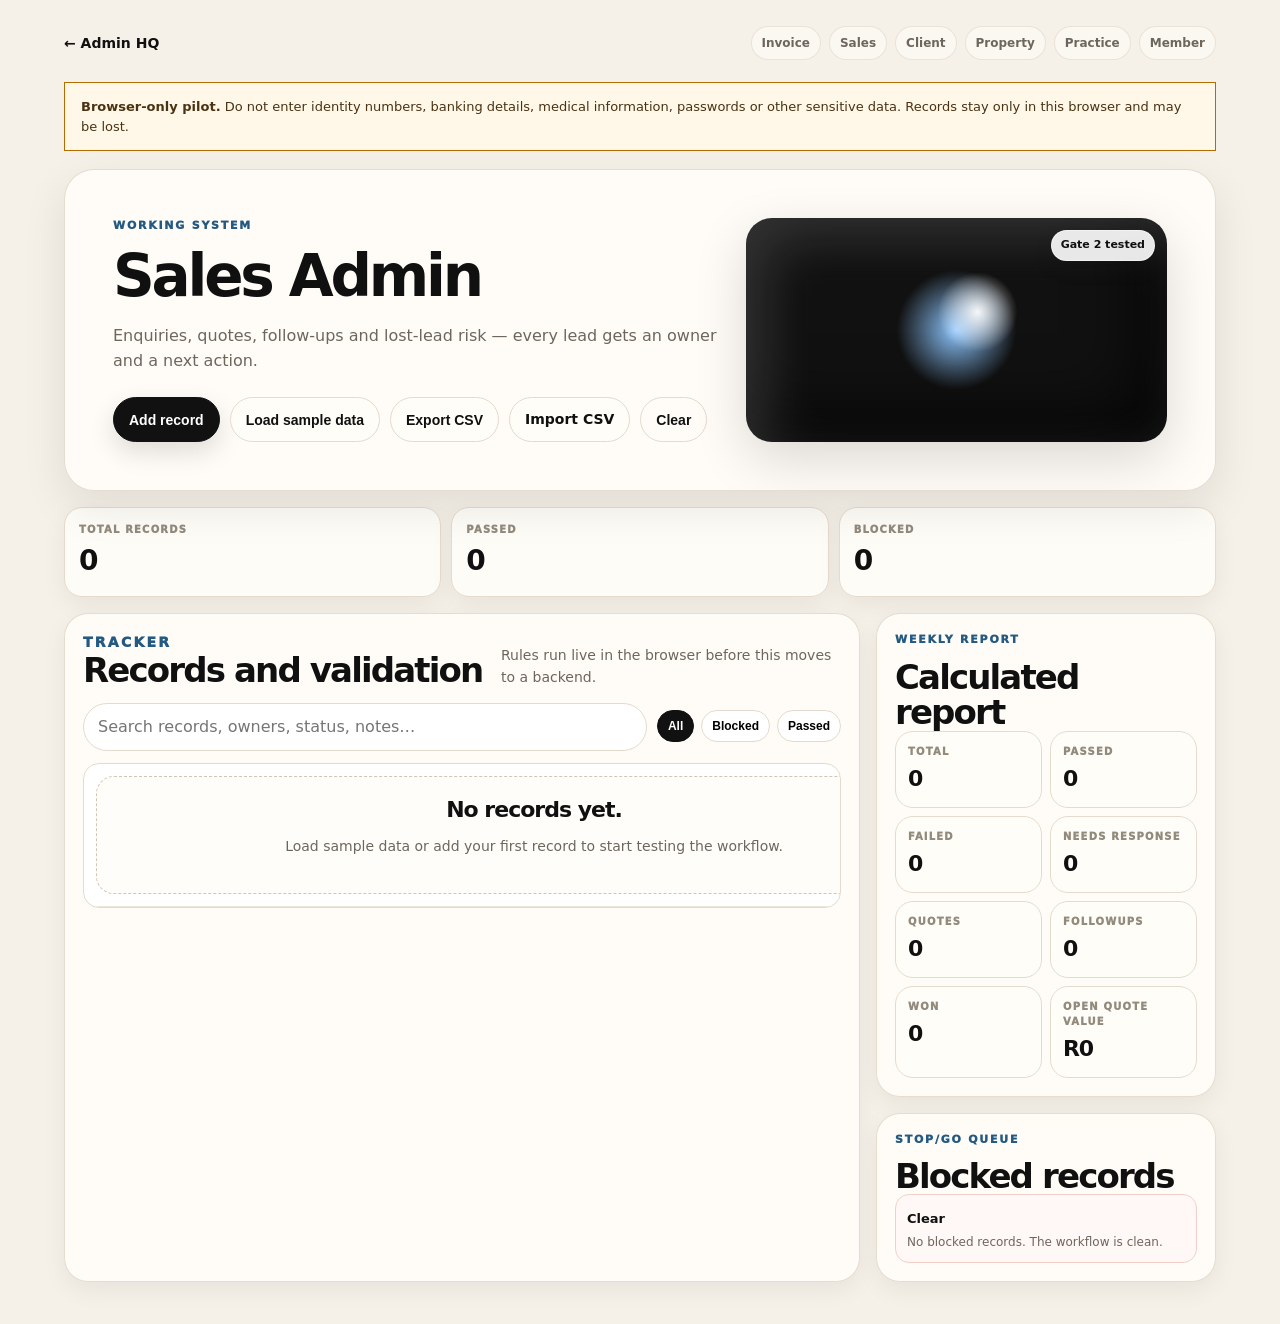
<file: app/sales-admin/index.html>
<!doctype html>
<html lang="en">
<head>
  <meta charset="utf-8" />
  <meta name="viewport" content="width=device-width, initial-scale=1, viewport-fit=cover" />
  <title>Sales Admin — Admin HQ</title>
  <link rel="stylesheet" href="../assets/app.css" />
</head>
<body class="sales" data-system="sales">
  <main class="shell">
    <nav class="topbar"><a class="back" href="../">← Admin HQ</a><div class="topbar-links"><a href="../invoice-admin/">Invoice</a><a href="../sales-admin/">Sales</a><a href="../client-admin/">Client</a><a href="../property-admin/">Property</a><a href="../practice-admin/">Practice</a><a href="../member-admin/">Member</a></div></nav>
    <header class="app-head"><div><p class="eyebrow">Working system</p><h1 id="system-title">Sales Admin</h1><p id="system-subtitle" class="sub"></p><div class="actions"><button id="add-record" class="btn primary">Add record</button><button id="load-demo" class="btn">Load sample data</button><button id="export-csv" class="btn">Export CSV</button><label class="btn">Import CSV<input id="import-csv" type="file" accept=".csv,text/csv"></label><button id="empty-data" class="btn ghost">Clear</button></div></div><div class="orb"></div></header>
    <section class="metrics"><div class="metric"><span>Total records</span><strong id="record-count">0</strong></div><div class="metric"><span>Passed</span><strong id="pass-count">0</strong></div><div class="metric"><span>Blocked</span><strong id="fail-count">0</strong></div></section>
    <section class="layout"><article class="panel"><div class="panel-head"><div><p class="eyebrow">Tracker</p><h2>Records and validation</h2></div><p class="muted">Rules run live in the browser before this moves to a backend.</p></div><div class="tablewrap"><table id="records-table"></table></div></article><aside class="side"><article class="panel"><p class="eyebrow">Weekly report</p><h2>Calculated report</h2><div id="report-grid" class="report-grid"></div></article><article class="panel"><p class="eyebrow">Stop/go queue</p><h2>Blocked records</h2><ul id="blocked-list" class="blocked"></ul></article></aside></section>
  </main>
  <dialog id="record-modal"><form id="record-form"></form><div class="modal-actions"><button type="button" id="close-modal" class="btn">Cancel</button><button form="record-form" class="btn primary">Save record</button></div></dialog>
  <script src="../assets/engine.js"></script>
  <script src="../assets/app.js"></script>
</body>
</html>
</file>
<file: app/assets/app.css>
:root{
  --bg:#f5f0e8;
  --bg-soft:#fbf7ef;
  --ink:#101010;
  --muted:#6d665d;
  --subtle:#928a7d;
  --card:#fffdf8;
  --card-strong:#fffaf0;
  --border:#e4dacd;
  --border-strong:#d1c5b6;
  --accent:#d8ff57;
  --blue:#8dc6ff;
  --purple:#c9a8ff;
  --danger:#9b1b1b;
  --danger-bg:#fff0ed;
  --ok:#1f7a4c;
  --ok-bg:#e8f7ed;
  --warning:#865b00;
  --warning-bg:#fff5d7;
  --shadow-sm:0 8px 24px rgba(22,18,11,.06);
  --shadow-md:0 16px 45px rgba(22,18,11,.09);
  --shadow-lg:0 24px 70px rgba(22,18,11,.14);
  --radius-sm:12px;
  --radius-md:18px;
  --radius-lg:24px;
  --radius-xl:30px;
  --space:clamp(14px,1.8vw,20px);
}
*{box-sizing:border-box}
html{scroll-behavior:smooth}
body{margin:0;background:var(--bg);color:var(--ink);font-family:Inter,ui-sans-serif,system-ui,-apple-system,BlinkMacSystemFont,"Segoe UI",sans-serif;-webkit-font-smoothing:antialiased;text-rendering:optimizeLegibility;line-height:1.5}
a{color:inherit}.shell{width:min(1152px,calc(100% - 40px));margin:0 auto;padding:18px 0 42px}.topbar{display:flex;justify-content:space-between;gap:14px;align-items:center;margin-bottom:14px;padding:8px 0}.back,.topbar a{font-weight:800;text-decoration:none;color:inherit}.back{display:inline-flex;align-items:center;gap:8px;color:var(--muted);font-size:14px}.topbar-links{display:flex;gap:8px;align-items:center;flex-wrap:wrap}.topbar-links a{font-size:12px;color:var(--muted);border:1px solid rgba(228,218,205,.72);background:rgba(255,253,248,.58);padding:7px 10px;border-radius:999px;transition:.18s ease}.topbar-links a:hover{color:var(--ink);border-color:var(--border-strong);transform:translateY(-1px)}
.app-head{position:relative;overflow:hidden;display:grid;grid-template-columns:minmax(0,1.05fr) minmax(220px,.72fr);gap:20px;background:rgba(255,253,248,.92);border:1px solid rgba(228,218,205,.92);border-radius:var(--radius-xl);padding:clamp(28px,4.2vw,48px);box-shadow:var(--shadow-md);margin-bottom:16px}.eyebrow{margin:0 0 11px;color:#3e673f;text-transform:uppercase;letter-spacing:.16em;font-weight:950;font-size:11px}.client .eyebrow{color:#5d3e79}.sales .eyebrow{color:#245a82}.property .eyebrow{color:#81521b}.practice .eyebrow{color:#226a59}.member .eyebrow{color:#854266}h1,h2,h3{margin:0;letter-spacing:-.055em;line-height:1.04}h1{font-size:clamp(38px,5vw,58px);max-width:700px}h2{font-size:clamp(24px,3vw,34px)}h3{font-size:21px;letter-spacing:-.045em}.sub,.muted{color:var(--muted);line-height:1.55}.sub{font-size:16px;max-width:620px;margin:18px 0 0}.orb{position:relative;min-height:190px;border-radius:26px;background:radial-gradient(circle at 55% 42%,rgba(255,255,255,.95),transparent 15%),radial-gradient(circle at 50% 50%,var(--accent),transparent 25%),#111;box-shadow:inset 18px 18px 54px rgba(255,255,255,.16),inset -24px -24px 70px rgba(0,0,0,.76),0 18px 54px rgba(0,0,0,.14)}.orb:after{content:"Gate 2 tested";position:absolute;right:12px;top:12px;background:rgba(255,255,255,.9);border:1px solid rgba(255,255,255,.5);border-radius:999px;padding:6px 9px;font-size:11px;font-weight:900;box-shadow:0 8px 20px rgba(0,0,0,.10)}body.sales .orb{background:radial-gradient(circle at 55% 42%,rgba(255,255,255,.95),transparent 15%),radial-gradient(circle at 50% 50%,var(--blue),transparent 25%),#111}body.client .orb{background:radial-gradient(circle at 55% 42%,rgba(255,255,255,.95),transparent 15%),radial-gradient(circle at 50% 50%,var(--purple),transparent 25%),#111}body.property .orb{background:radial-gradient(circle at 55% 42%,rgba(255,255,255,.95),transparent 15%),radial-gradient(circle at 50% 50%,#ffbd6e,transparent 25%),#111}body.practice .orb{background:radial-gradient(circle at 55% 42%,rgba(255,255,255,.95),transparent 15%),radial-gradient(circle at 50% 50%,#77e6c6,transparent 25%),#111}body.member .orb{background:radial-gradient(circle at 55% 42%,rgba(255,255,255,.95),transparent 15%),radial-gradient(circle at 50% 50%,#ff9ccf,transparent 25%),#111}
.actions{display:flex;gap:10px;flex-wrap:wrap;margin-top:24px}.btn,.tiny{appearance:none;border:1px solid var(--border);border-radius:999px;background:rgba(255,253,248,.92);font-weight:850;padding:11px 15px;font-size:14px;cursor:pointer;text-decoration:none;color:inherit;transition:transform .18s ease,box-shadow .18s ease,border-color .18s ease,background .18s ease}.btn:hover,.tiny:hover{transform:translateY(-1px);box-shadow:var(--shadow-sm);border-color:var(--border-strong)}.btn:active,.tiny:active{transform:translateY(0)}.btn.primary{background:#111;color:#fff;border-color:#111;box-shadow:0 10px 26px rgba(0,0,0,.13)}.btn.ghost{background:transparent}.btn input{display:none}.tiny{padding:6px 9px;font-size:12px;background:#fff}.metrics{display:grid;grid-template-columns:repeat(3,1fr);gap:10px;margin-bottom:16px}.metric{background:rgba(255,253,248,.92);border:1px solid var(--border);border-radius:var(--radius-md);padding:14px;box-shadow:var(--shadow-sm)}.metric span{display:block;color:var(--subtle);font-size:10px;text-transform:uppercase;letter-spacing:.12em;font-weight:950}.metric strong{display:block;font-size:28px;letter-spacing:-.055em;margin-top:3px}.layout{display:grid;grid-template-columns:minmax(0,1fr)340px;gap:16px}.panel{background:rgba(255,253,248,.92);border:1px solid rgba(228,218,205,.92);border-radius:var(--radius-lg);padding:18px;box-shadow:var(--shadow-sm);backdrop-filter:blur(14px)}.panel-head{display:flex;justify-content:space-between;gap:14px;align-items:end;margin-bottom:14px}.panel-head p{max-width:340px;margin:0;font-size:14px}.toolbar{display:flex;gap:10px;align-items:center;justify-content:space-between;margin:0 0 12px;flex-wrap:wrap}.searchbox{flex:1;min-width:220px;position:relative}.searchbox input{width:100%;border:1px solid var(--border);border-radius:999px;background:#fff;padding:11px 14px;font:inherit;outline:none}.searchbox input:focus{border-color:#111;box-shadow:0 0 0 4px rgba(17,17,17,.06)}.filters{display:flex;gap:7px;align-items:center;overflow:auto;padding-bottom:2px}.chip{border:1px solid var(--border);background:#fff;border-radius:999px;padding:8px 10px;font-size:12px;font-weight:900;white-space:nowrap;cursor:pointer;transition:.18s ease}.chip:hover{transform:translateY(-1px);border-color:var(--border-strong)}.chip.active{background:#111;color:#fff;border-color:#111}.tablewrap{overflow:auto;border:1px solid var(--border);border-radius:16px;background:#fff;max-height:640px;box-shadow:inset 0 1px 0 rgba(255,255,255,.65)}table{width:100%;border-collapse:separate;border-spacing:0;min-width:900px}th,td{text-align:left;padding:12px;border-bottom:1px solid #eee6db;vertical-align:top}th{position:sticky;top:0;background:#111;color:#fff;text-transform:uppercase;letter-spacing:.12em;font-size:10px;z-index:1}th:first-child{border-top-left-radius:14px}th:last-child{border-top-right-radius:14px}td{font-size:13px}tr{transition:background .14s ease}tr:hover{background:#fffaf2}tr.fail{background:var(--danger-bg)}tr.fail:hover{background:#ffe8e3}td small{display:block;color:var(--muted);margin-top:5px;max-width:320px;line-height:1.35}.pill{display:inline-flex;align-items:center;border-radius:999px;padding:5px 9px;font-size:11px;font-weight:950;line-height:1}.pill.pass{background:var(--ok-bg);color:var(--ok)}.pill.fail{background:#ffe1df;color:var(--danger)}.side{display:grid;gap:16px;align-content:start}.report-grid{display:grid;grid-template-columns:1fr 1fr;gap:8px}.report-grid .metric{box-shadow:none;padding:12px}.report-grid .metric strong{font-size:22px}.blocked{list-style:none;padding:0;margin:0;display:grid;gap:8px}.blocked li{border:1px solid #f1d0ca;background:#fff8f6;border-radius:14px;padding:11px}.blocked strong{font-size:13px}.blocked span{display:block;color:var(--muted);font-size:12px;margin-top:4px;line-height:1.35}.foot-note{margin-top:18px;color:var(--muted);font-size:13px}.record-cards{display:none;gap:10px}.record-card{background:#fff;border:1px solid var(--border);border-radius:18px;padding:13px;box-shadow:var(--shadow-sm)}.record-card.fail{background:var(--danger-bg);border-color:#f1d0ca}.record-card-head{display:flex;justify-content:space-between;gap:12px;align-items:start}.record-card h3{font-size:19px}.record-fields{display:grid;grid-template-columns:1fr 1fr;gap:8px;margin:12px 0}.record-field{border:1px solid #eee6db;background:rgba(255,253,248,.8);border-radius:12px;padding:9px}.record-field span{display:block;color:var(--subtle);font-size:10px;text-transform:uppercase;letter-spacing:.11em;font-weight:950}.record-field strong{display:block;margin-top:3px;font-size:13px;line-height:1.25}.empty-state{border:1px dashed var(--border-strong);background:rgba(255,253,248,.7);border-radius:18px;padding:22px;text-align:center}.empty-state h3{font-size:22px}.empty-state p{color:var(--muted);font-size:14px}dialog{border:none;border-radius:24px;max-width:900px;width:min(900px,calc(100% - 28px));box-shadow:var(--shadow-lg);background:var(--card)}dialog::backdrop{background:rgba(0,0,0,.48);backdrop-filter:blur(6px)}form{display:grid;grid-template-columns:repeat(3,1fr);gap:12px;padding:20px}label{display:grid;gap:6px;color:var(--muted);font-size:13px;font-weight:850}input,select{border:1px solid var(--border);border-radius:13px;padding:11px;font:inherit;background:#fff;outline:none}input:focus,select:focus{border-color:#111;box-shadow:0 0 0 4px rgba(17,17,17,.06)}.modal-actions{display:flex;justify-content:flex-end;gap:10px;padding:0 20px 20px}.toast{position:fixed;left:50%;bottom:calc(22px + env(safe-area-inset-bottom,0px));transform:translate(-50%,20px);opacity:0;pointer-events:none;background:#111;color:#fff;border-radius:999px;padding:11px 15px;font-weight:850;box-shadow:var(--shadow-md);transition:.22s ease;z-index:20}.toast.show{opacity:1;transform:translate(-50%,0)}
@media(max-width:980px){.shell{width:min(100% - 24px,760px);padding-top:14px}.topbar{display:block}.topbar-links{margin-top:12px}.app-head,.layout{grid-template-columns:1fr}.app-head{border-radius:26px}.orb{min-height:160px}.metrics{grid-template-columns:1fr 1fr 1fr}.panel-head{display:block}.report-grid,form{grid-template-columns:1fr 1fr}.side{grid-template-columns:1fr}}
@media(max-width:720px){.shell{width:100%;padding:10px 10px calc(78px + env(safe-area-inset-bottom,0px))}.topbar{padding:8px 2px}.topbar-links{gap:6px}.topbar-links a{font-size:12px;padding:7px 9px}.app-head{padding:22px;border-radius:24px;margin-bottom:12px}.orb{display:none}h1{font-size:38px}.sub{font-size:15px}.actions{position:sticky;bottom:calc(10px + env(safe-area-inset-bottom,0px));z-index:10;background:rgba(245,240,232,.84);backdrop-filter:blur(12px);border:1px solid var(--border);border-radius:20px;padding:8px;margin:18px -10px -8px}.actions .btn,.actions label.btn{flex:1;justify-content:center;font-size:13px;padding:10px 9px}.metrics{grid-template-columns:repeat(3,1fr);gap:8px}.metric{padding:11px;border-radius:16px}.metric span{font-size:9px}.metric strong{font-size:23px}.panel{border-radius:22px;padding:14px}.toolbar{display:grid}.searchbox{min-width:0}.filters{padding-bottom:6px}.tablewrap{display:none}.record-cards{display:grid}.record-fields{grid-template-columns:1fr}.report-grid{grid-template-columns:1fr}.modal-actions{position:sticky;bottom:0;background:var(--card);padding:12px 18px 18px;border-top:1px solid var(--border)}form{grid-template-columns:1fr;padding:18px}dialog{width:calc(100% - 16px);border-radius:22px}h2{font-size:28px}}
@media(max-width:420px){h1{font-size:36px}.metrics{grid-template-columns:1fr}.actions .btn:nth-child(n+3),.actions label.btn{display:none}.record-card-head{display:block}.record-card-head .pill{margin-top:8px}}
</file>
<file: 02-website/static-site/styles.css>
:root {
  --bg: #f7f4ef;
  --ink: #151515;
  --muted: #62605b;
  --card: #fffdf9;
  --border: #e3ddd2;
  --accent: #1f3d2b;
  --accent-ink: #ffffff;
}

* { box-sizing: border-box; }

body {
  margin: 0;
  font-family: Inter, ui-sans-serif, system-ui, -apple-system, BlinkMacSystemFont, "Segoe UI", sans-serif;
  background: var(--bg);
  color: var(--ink);
  line-height: 1.5;
}

a { color: inherit; text-decoration: none; }

.site-header {
  display: flex;
  justify-content: space-between;
  align-items: center;
  padding: 22px clamp(20px, 5vw, 72px);
  border-bottom: 1px solid var(--border);
}

.logo { font-weight: 760; letter-spacing: -0.03em; }

nav { display: flex; gap: 22px; color: var(--muted); font-size: 14px; }

section { padding: clamp(56px, 8vw, 112px) clamp(20px, 5vw, 72px); }

.hero { max-width: 960px; padding-top: clamp(72px, 11vw, 150px); }

.eyebrow {
  margin: 0 0 14px;
  color: var(--accent);
  text-transform: uppercase;
  font-size: 12px;
  letter-spacing: 0.12em;
  font-weight: 800;
}

h1, h2, h3 { margin: 0; letter-spacing: -0.05em; line-height: 0.98; }

h1 { font-size: clamp(48px, 10vw, 104px); max-width: 900px; }

h2 { font-size: clamp(34px, 6vw, 68px); max-width: 760px; }

h3 { font-size: 24px; letter-spacing: -0.035em; }

.hero-copy {
  font-size: clamp(19px, 2.4vw, 26px);
  max-width: 700px;
  color: var(--muted);
  margin: 28px 0;
}

.hero-actions { display: flex; flex-wrap: wrap; gap: 12px; margin: 30px 0 18px; }

.button {
  display: inline-flex;
  align-items: center;
  justify-content: center;
  padding: 14px 18px;
  border-radius: 999px;
  font-weight: 750;
  border: 1px solid var(--border);
}

.button.primary { background: var(--accent); color: var(--accent-ink); border-color: var(--accent); }
.button.secondary { background: var(--card); }

.trust { color: var(--muted); font-size: 14px; }

.problem {
  display: grid;
  grid-template-columns: minmax(0, 1fr) minmax(280px, 520px);
  gap: 28px;
  border-top: 1px solid var(--border);
}

.problem-card, article, .cta {
  background: var(--card);
  border: 1px solid var(--border);
  border-radius: 28px;
}

.problem-card { padding: 28px; font-size: 20px; color: var(--muted); }

.departments { border-top: 1px solid var(--border); }

.grid {
  margin-top: 30px;
  display: grid;
  grid-template-columns: repeat(3, minmax(0, 1fr));
  gap: 16px;
}

article { padding: 24px; }
article p { color: var(--muted); margin-bottom: 0; }

.how { border-top: 1px solid var(--border); }

ol {
  margin: 28px 0 0;
  padding: 0;
  list-style: none;
  max-width: 820px;
  display: grid;
  gap: 12px;
}

li { background: var(--card); border: 1px solid var(--border); border-radius: 18px; padding: 18px; color: var(--muted); }
li strong { color: var(--ink); }

.cta { margin: clamp(20px, 5vw, 72px); padding: clamp(36px, 6vw, 72px); }
.cta p { max-width: 640px; color: var(--muted); font-size: 20px; }

footer { padding: 32px clamp(20px, 5vw, 72px); color: var(--muted); border-top: 1px solid var(--border); }

@media (max-width: 800px) {
  nav { display: none; }
  .problem { grid-template-columns: 1fr; }
  .grid { grid-template-columns: 1fr; }
}
</file>
